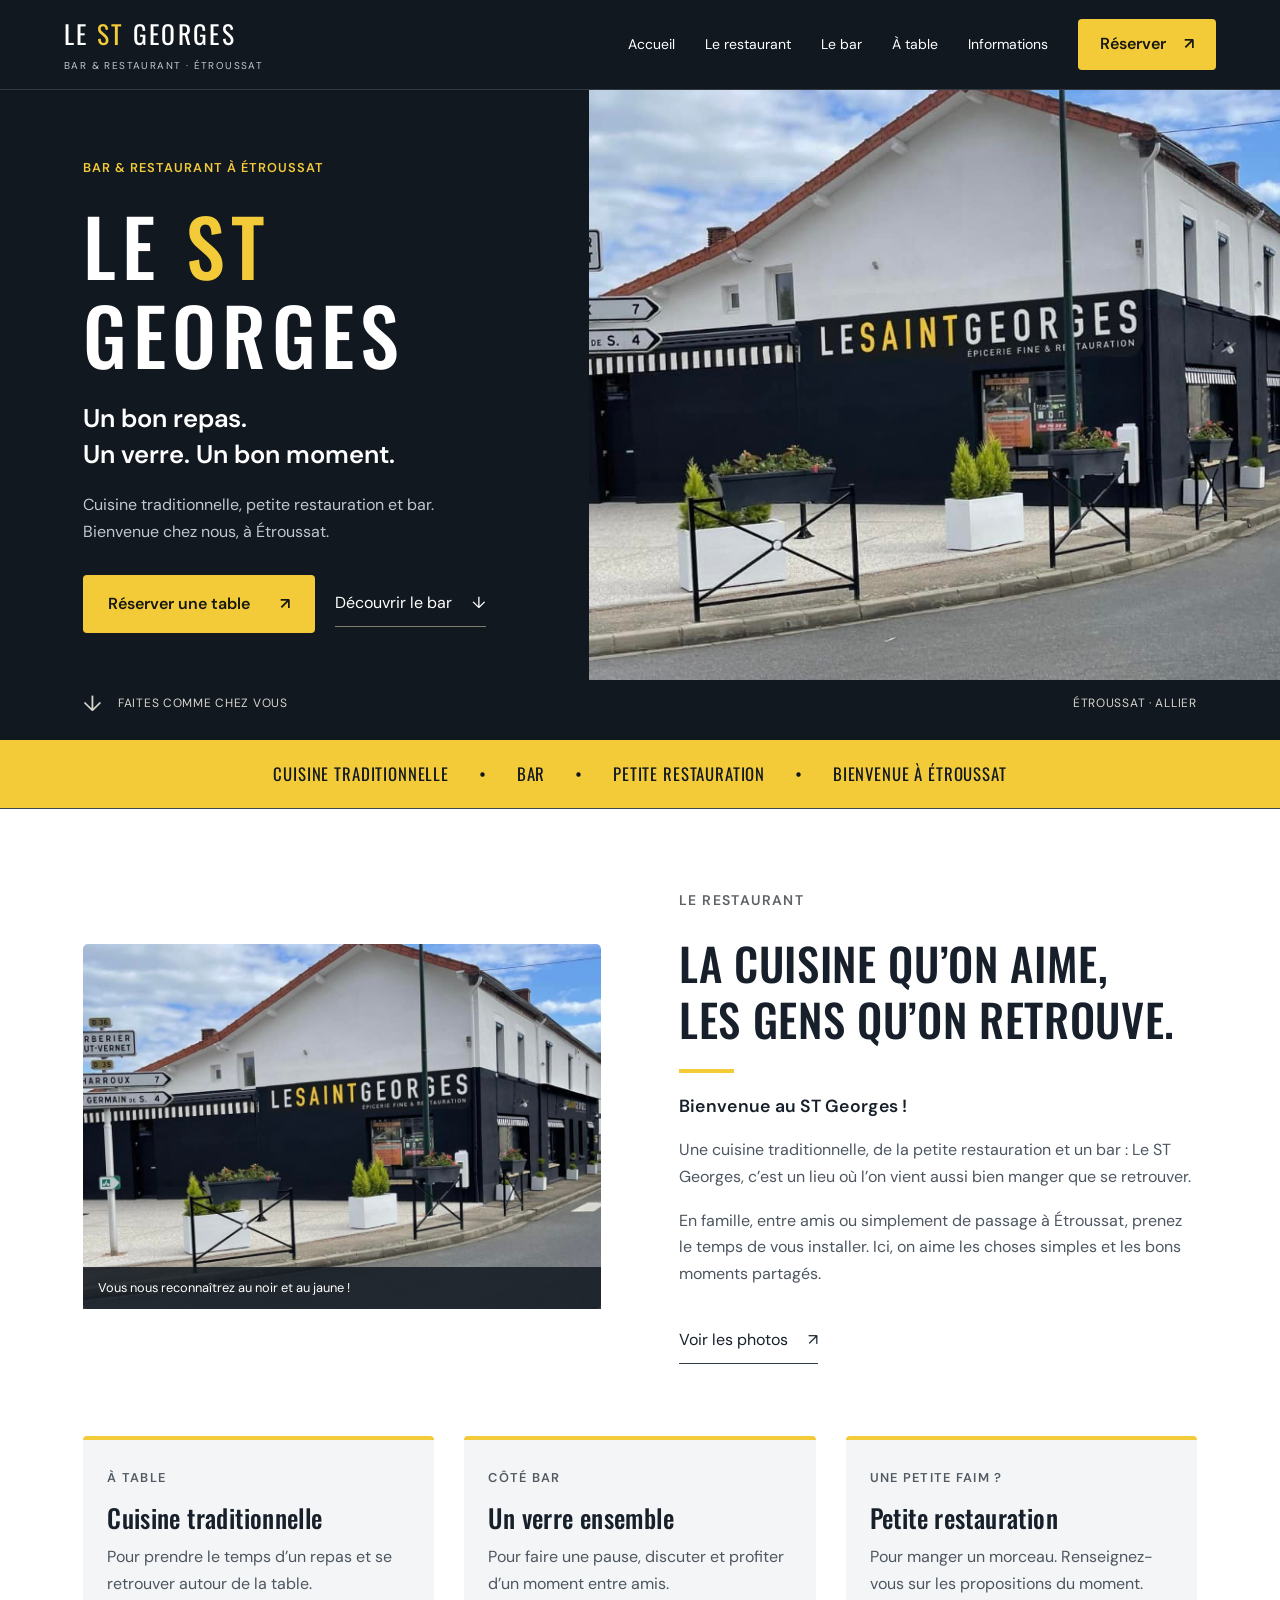
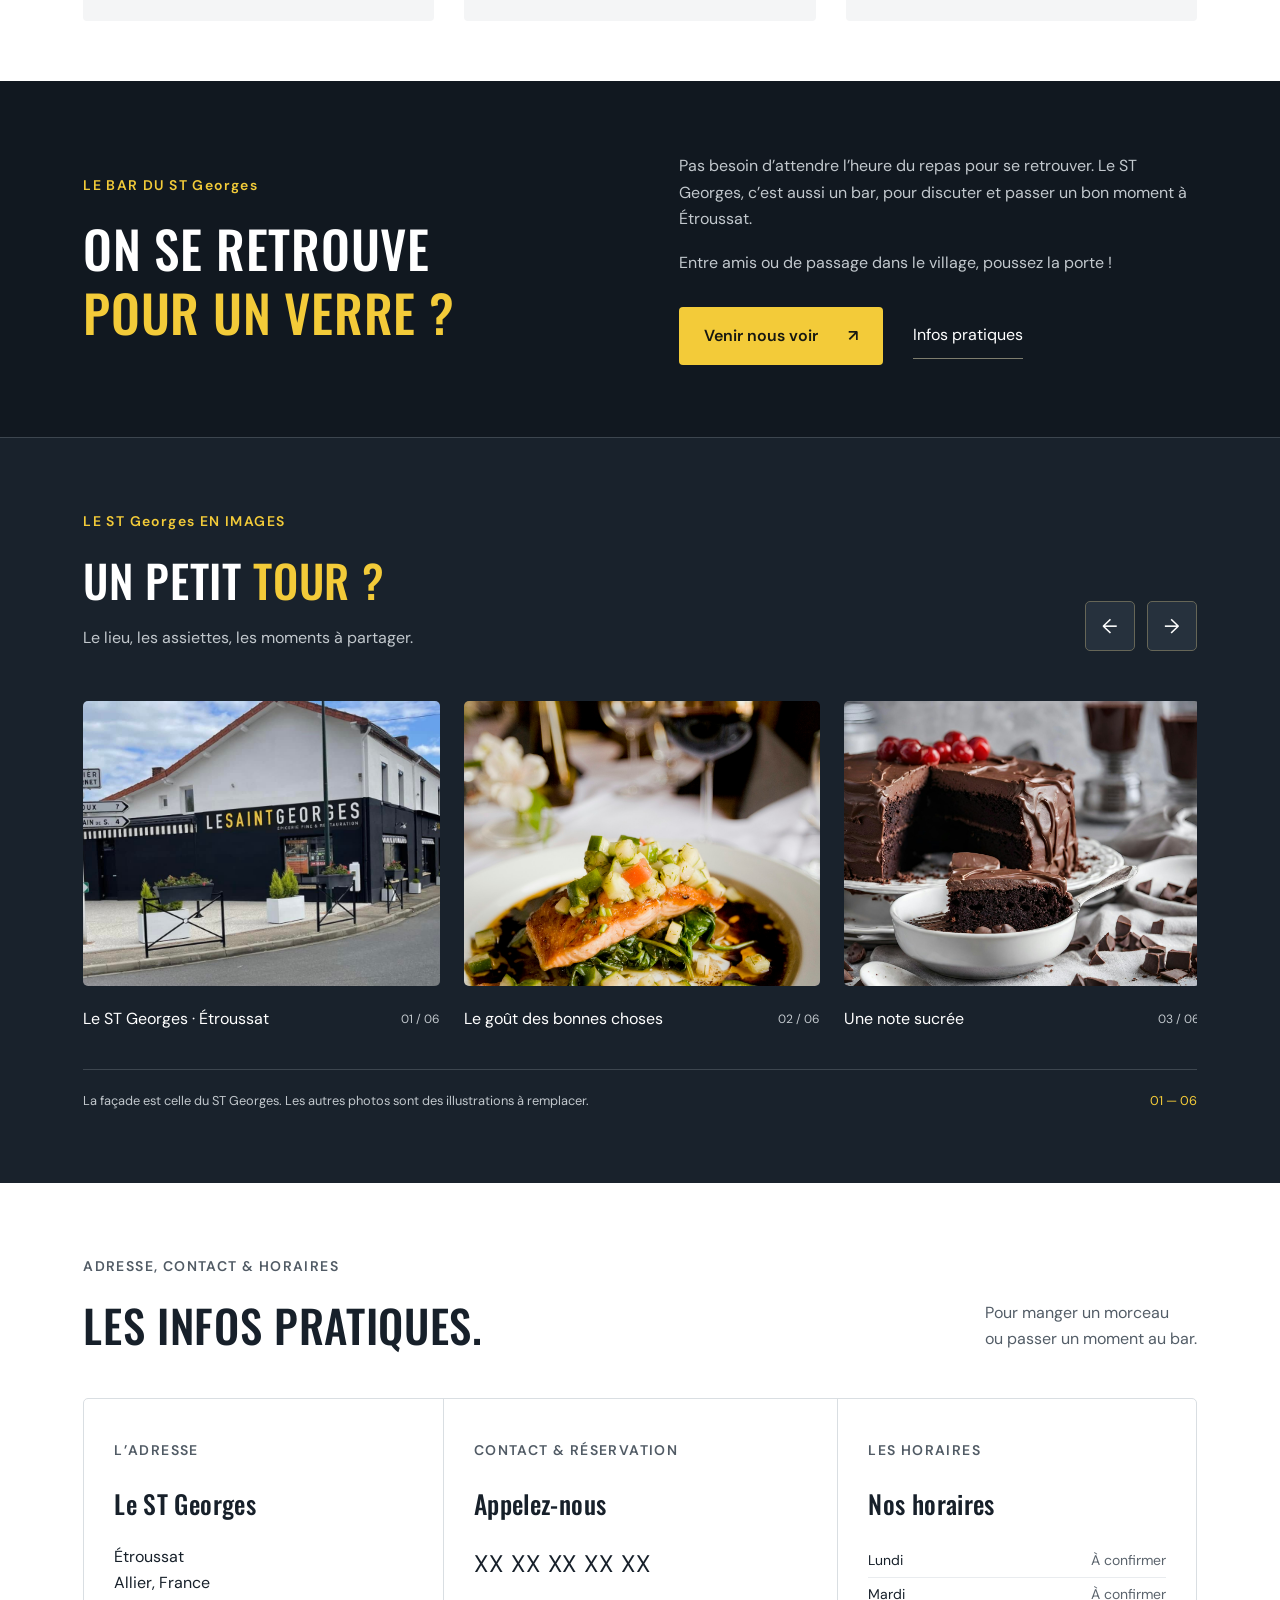
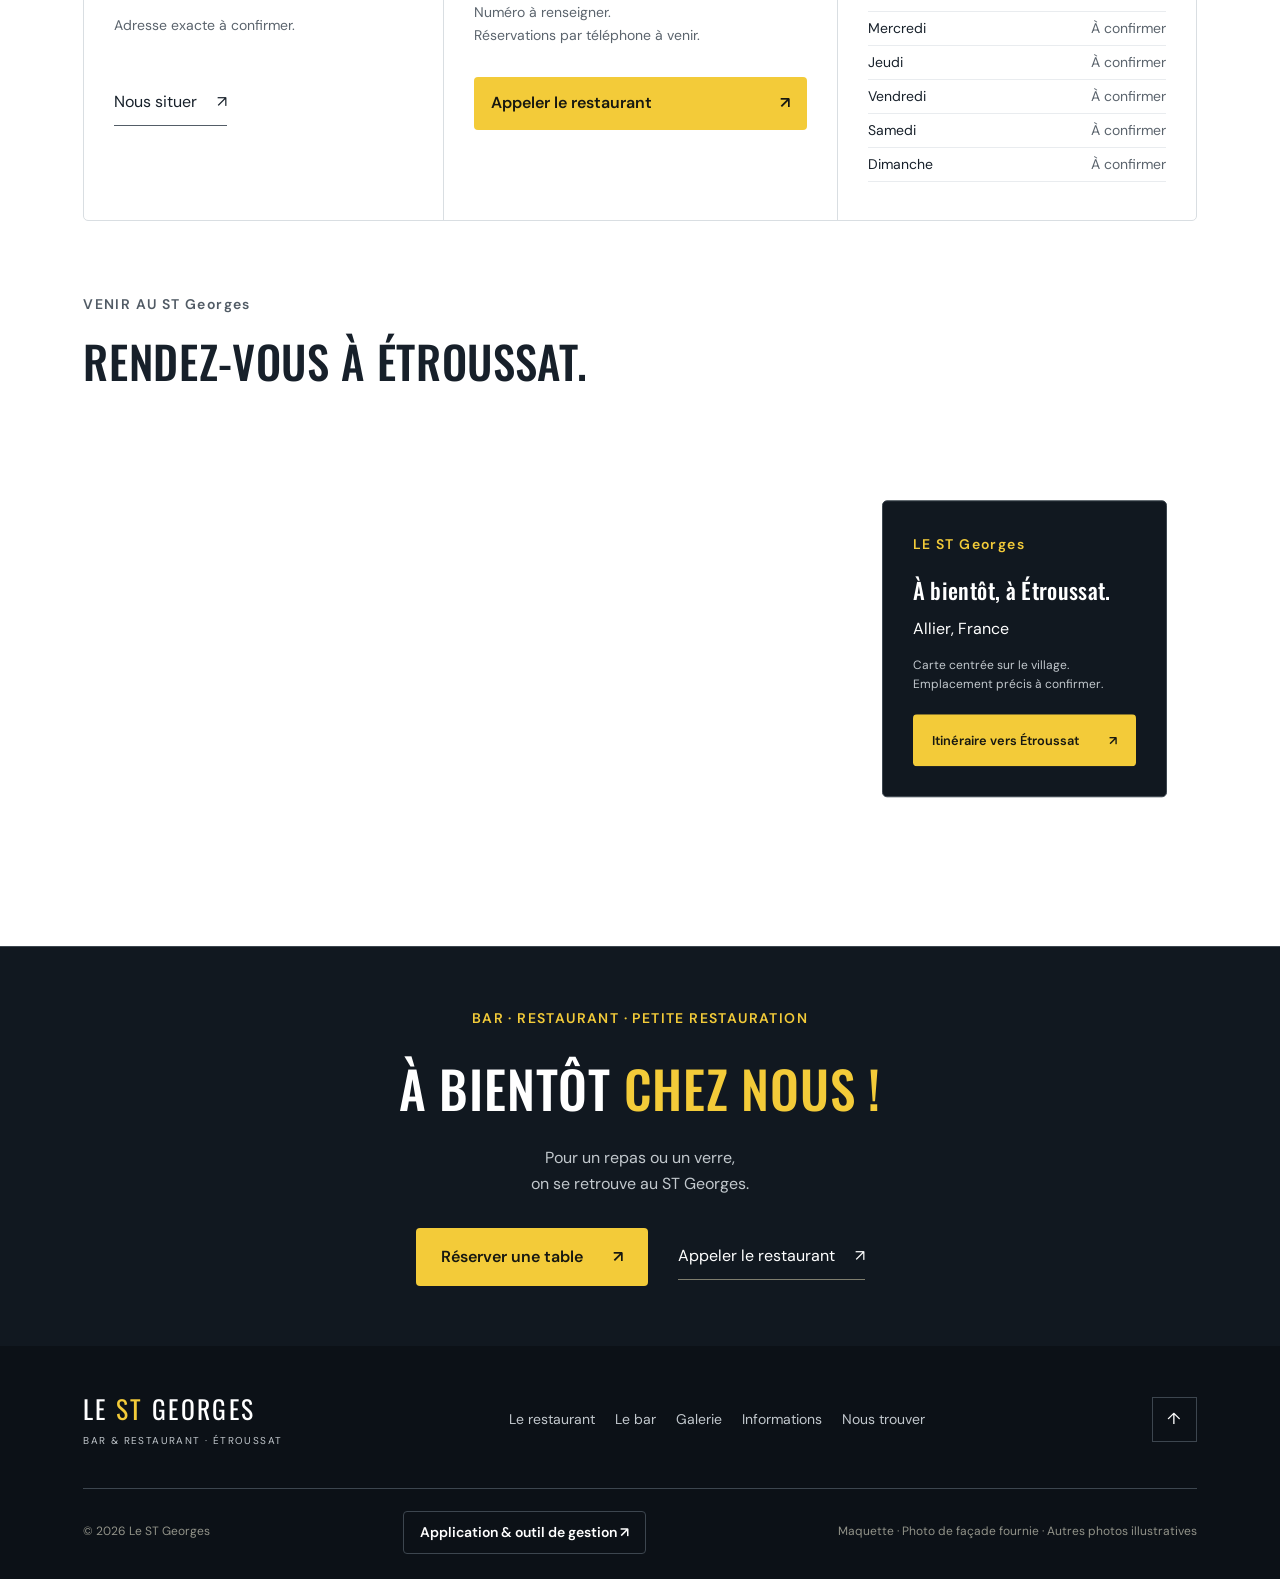
<file: index.html>
<!doctype html>
<html lang="fr"><head><meta charset="UTF-8"><meta name="viewport" content="width=device-width,initial-scale=1"><meta name="theme-color" content="#131411"><title>Le ST Georges — Bar & restaurant à Étroussat</title><meta name="description" content="Le ST Georges à Étroussat : bar, cuisine traditionnelle et petite restauration. Découvrez le lieu et préparez votre visite."><link rel="icon" type="image/svg+xml" href="data:image/svg+xml,%3Csvg xmlns='http://www.w3.org/2000/svg' viewBox='0 0 64 64'%3E%3Crect width='64' height='64' rx='12' fill='%23131411'/%3E%3Ctext x='32' y='44' font-size='38' text-anchor='middle' fill='%23dfb740' font-family='Georgia'%3ES%3C/text%3E%3C/svg%3E"><link rel="stylesheet" href="style.css"><script src="script.js" defer></script></head>
<body><a class="skip" href="#restaurant">Aller au contenu</a>
<header id="header"><a class="brand" href="#accueil" aria-label="Le ST Georges, accueil"><span class="wordmark">LE <strong>ST</strong> GEORGES<small>BAR & RESTAURANT · ÉTROUSSAT</small></span></a><button class="menu-toggle" aria-expanded="false" aria-controls="navigation" aria-label="Ouvrir le menu"><span></span><span></span></button><nav id="navigation" aria-label="Navigation principale"><a href="#accueil">Accueil</a><a href="#restaurant">Le restaurant</a><a href="#bar">Le bar</a><a href="#galerie">À table</a><a href="#informations">Informations</a><a class="nav-cta" href="#contact">Réserver <span>↗</span></a></nav></header>
<main><section id="accueil" class="hero"><img class="hero-image" src="assets/facade.png" alt="La devanture noire et jaune du ST Georges à Étroussat" fetchpriority="high"><div class="hero-shade"></div><div class="hero-content"><p class="eyebrow"><span></span>BAR & RESTAURANT À ÉTROUSSAT</p><h1>LE <em>ST</em><br>GEORGES</h1><p class="hero-tagline">Un bon repas.<br>Un verre. Un bon moment.</p><p class="hero-description">Cuisine traditionnelle, petite restauration et bar.<br>Bienvenue chez nous, à Étroussat.</p><div class="actions"><a class="button gold" href="#contact">Réserver une table <span>↗</span></a><a class="text-link" href="#bar">Découvrir le bar <span>↓</span></a></div></div><div class="hero-bottom"><a href="#restaurant" class="scroll-link"><span>↓</span> FAITES COMME CHEZ VOUS</a><span>ÉTROUSSAT · ALLIER</span></div></section>
<div class="ribbon"><a href="#restaurant">CUISINE TRADITIONNELLE</a><b>•</b><a href="#bar">BAR</a><b>•</b><a href="#petite-restauration">PETITE RESTAURATION</a><b>•</b><span>BIENVENUE À ÉTROUSSAT</span></div>
<section id="restaurant" class="intro section"><div class="intro-photo reveal"><img src="assets/facade.png" alt="Le ST Georges, à l’angle des rues du village d’Étroussat" loading="lazy"><span class="photo-note">Vous nous reconnaîtrez au noir et au jaune !</span></div><div class="intro-copy reveal"><p class="eyebrow">LE RESTAURANT</p><h2>LA CUISINE QU’ON AIME,<br>LES GENS QU’ON RETROUVE.</h2><div class="small-line"></div><h3>Bienvenue au ST Georges !</h3><p>Une cuisine traditionnelle, de la petite restauration et un bar : Le ST Georges, c’est un lieu où l’on vient aussi bien manger que se retrouver.</p><p>En famille, entre amis ou simplement de passage à Étroussat, prenez le temps de vous installer. Ici, on aime les choses simples et les bons moments partagés.</p><a class="text-link" href="#galerie">Voir les photos <span>↗</span></a></div></section>
<section class="values section" aria-label="Bar et restauration"><article class="reveal"><span class="value-number">À TABLE</span><h3>Cuisine traditionnelle</h3><p>Pour prendre le temps d’un repas et se retrouver autour de la table.</p></article><article class="reveal"><span class="value-number">CÔTÉ BAR</span><h3>Un verre ensemble</h3><p>Pour faire une pause, discuter et profiter d’un moment entre amis.</p></article><article id="petite-restauration" class="reveal"><span class="value-number">UNE PETITE FAIM ?</span><h3>Petite restauration</h3><p>Pour manger un morceau. Renseignez-vous sur les propositions du moment.</p></article></section>
<section id="bar" class="bar-section section"><div class="bar-title reveal"><p class="eyebrow">LE BAR DU ST Georges</p><h2>ON SE RETROUVE<br><em>POUR UN VERRE ?</em></h2></div><div class="bar-copy reveal"><p>Pas besoin d’attendre l’heure du repas pour se retrouver. Le ST Georges, c’est aussi un bar, pour discuter et passer un bon moment à Étroussat.</p><p>Entre amis ou de passage dans le village, poussez la porte !</p><div class="actions"><a class="button gold" href="#carte">Venir nous voir <span>↗</span></a><a class="text-link" href="#informations">Infos pratiques</a></div></div></section>
<section id="galerie" class="gallery-section section"><div class="section-heading reveal"><div><p class="eyebrow">LE ST Georges EN IMAGES</p><h2>UN PETIT <em>TOUR ?</em></h2><p>Le lieu, les assiettes, les moments à partager.</p></div><div class="gallery-controls"><button id="previous" aria-label="Photo précédente">←</button><button id="next" aria-label="Photo suivante">→</button></div></div><div class="gallery" tabindex="0" aria-label="Galerie du restaurant et photos d’illustration. Faites défiler pour voir les photos."><figure><img src="assets/facade.png" alt="La façade du ST Georges à Étroussat" loading="lazy"><figcaption><span>Le ST Georges · Étroussat</span><small>01 / 06</small></figcaption></figure><figure><img src="assets/food.jpg" alt="Cuisine de restaurant, photographie d’illustration" loading="lazy"><figcaption><span>Le goût des bonnes choses</span><small>02 / 06</small></figcaption></figure><figure><img src="assets/dessert.jpg" alt="Dessert gourmand, photographie d’illustration" loading="lazy"><figcaption><span>Une note sucrée</span><small>03 / 06</small></figcaption></figure><figure><img src="assets/interior.jpg" alt="Salle chaleureuse, photographie d’illustration" loading="lazy"><figcaption><span>L’esprit du lieu</span><small>04 / 06</small></figcaption></figure><figure><img src="assets/table.jpg" alt="Table de restaurant, photographie d’illustration" loading="lazy"><figcaption><span>Se retrouver</span><small>05 / 06</small></figcaption></figure><figure><img src="assets/wine.jpg" alt="Un repas partagé, photographie d’illustration" loading="lazy"><figcaption><span>Les moments partagés</span><small>06 / 06</small></figcaption></figure></div><div class="gallery-foot"><p>La façade est celle du ST Georges. Les autres photos sont des illustrations à remplacer.</p><span id="gallery-position" aria-live="polite">01 — 06</span></div></section>

<section id="informations" class="practical section"><div class="section-heading reveal"><div><p class="eyebrow">ADRESSE, CONTACT & HORAIRES</p><h2>LES INFOS <em>PRATIQUES.</em></h2></div><p>Pour manger un morceau<br>ou passer un moment au bar.</p></div><div class="info-grid"><article class="info-card reveal"><span class="eyebrow">L’ADRESSE</span><h3>Le ST Georges</h3><p>Étroussat<br>Allier, France</p><p class="muted">Adresse exacte à confirmer.</p><a class="text-link" href="#carte">Nous situer <span>↗</span></a></article><article id="contact" class="info-card reveal"><span class="eyebrow">CONTACT & RÉSERVATION</span><h3>Appelez-nous</h3><p class="phone">XX XX XX XX XX</p><p class="muted">Numéro à renseigner.<br>Réservations par téléphone à venir.</p><button class="button gold contact-button" type="button">Appeler le restaurant <span>↗</span></button><p id="contact-status" class="contact-status" role="status"></p></article><article class="info-card hours reveal"><span class="eyebrow">LES HORAIRES</span><h3>Nos horaires</h3><dl><div><dt>Lundi</dt><dd>À confirmer</dd></div><div><dt>Mardi</dt><dd>À confirmer</dd></div><div><dt>Mercredi</dt><dd>À confirmer</dd></div><div><dt>Jeudi</dt><dd>À confirmer</dd></div><div><dt>Vendredi</dt><dd>À confirmer</dd></div><div><dt>Samedi</dt><dd>À confirmer</dd></div><div><dt>Dimanche</dt><dd>À confirmer</dd></div></dl></article></div></section>
<section id="carte" class="map-section section"><div class="map-heading"><p class="eyebrow">VENIR AU ST Georges</p><h2>RENDEZ-VOUS À <em>ÉTROUSSAT.</em></h2></div><div class="map-wrap"><iframe title="Carte d’Étroussat dans l’Allier — emplacement du village" src="https://maps.google.com/maps?q=%C3%89troussat%2C%20Allier%2C%20France&z=13&output=embed" loading="lazy" referrerpolicy="no-referrer-when-downgrade" allowfullscreen></iframe><div class="map-card"><span class="eyebrow">LE ST Georges</span><h3>À bientôt, à Étroussat.</h3><p>Allier, France</p><small>Carte centrée sur le village.<br>Emplacement précis à confirmer.</small><a class="button gold" href="https://www.google.com/maps/dir/?api=1&destination=%C3%89troussat%2C%20Allier%2C%20France" target="_blank" rel="noopener noreferrer">Itinéraire vers Étroussat <span>↗</span></a></div></div></section>
<section class="final-cta section reveal"><p class="eyebrow">BAR · RESTAURANT · PETITE RESTAURATION</p><h2>À BIENTÔT <em>CHEZ NOUS !</em></h2><p>Pour un repas ou un verre,<br>on se retrouve au ST Georges.</p><div class="actions"><a class="button gold" href="#contact">Réserver une table <span>↗</span></a><a class="text-link" href="#contact">Appeler le restaurant <span>↗</span></a></div></section></main>
<footer class="section"><div class="footer-top"><a class="brand" href="#accueil"><span class="wordmark">LE <strong>ST</strong> GEORGES<small>BAR & RESTAURANT · ÉTROUSSAT</small></span></a><nav aria-label="Navigation de pied de page"><a href="#restaurant">Le restaurant</a><a href="#bar">Le bar</a><a href="#galerie">Galerie</a><a href="#informations">Informations</a><a href="#carte">Nous trouver</a></nav><a class="back-top" href="#accueil" aria-label="Revenir en haut">↑</a></div><div class="footer-bottom"><span>© <span id="year">2026</span> Le ST Georges</span><a class="footer-app" href="application.html">Application & outil de gestion ↗</a><span>Maquette · Photo de façade fournie · Autres photos illustratives</span></div></footer><div class="mobile-actions"><a href="#contact">Appeler ↗</a><a href="https://www.google.com/maps/dir/?api=1&destination=%C3%89troussat%2C%20Allier%2C%20France" target="_blank" rel="noopener noreferrer">Itinéraire ↗</a></div></body></html>
</file>
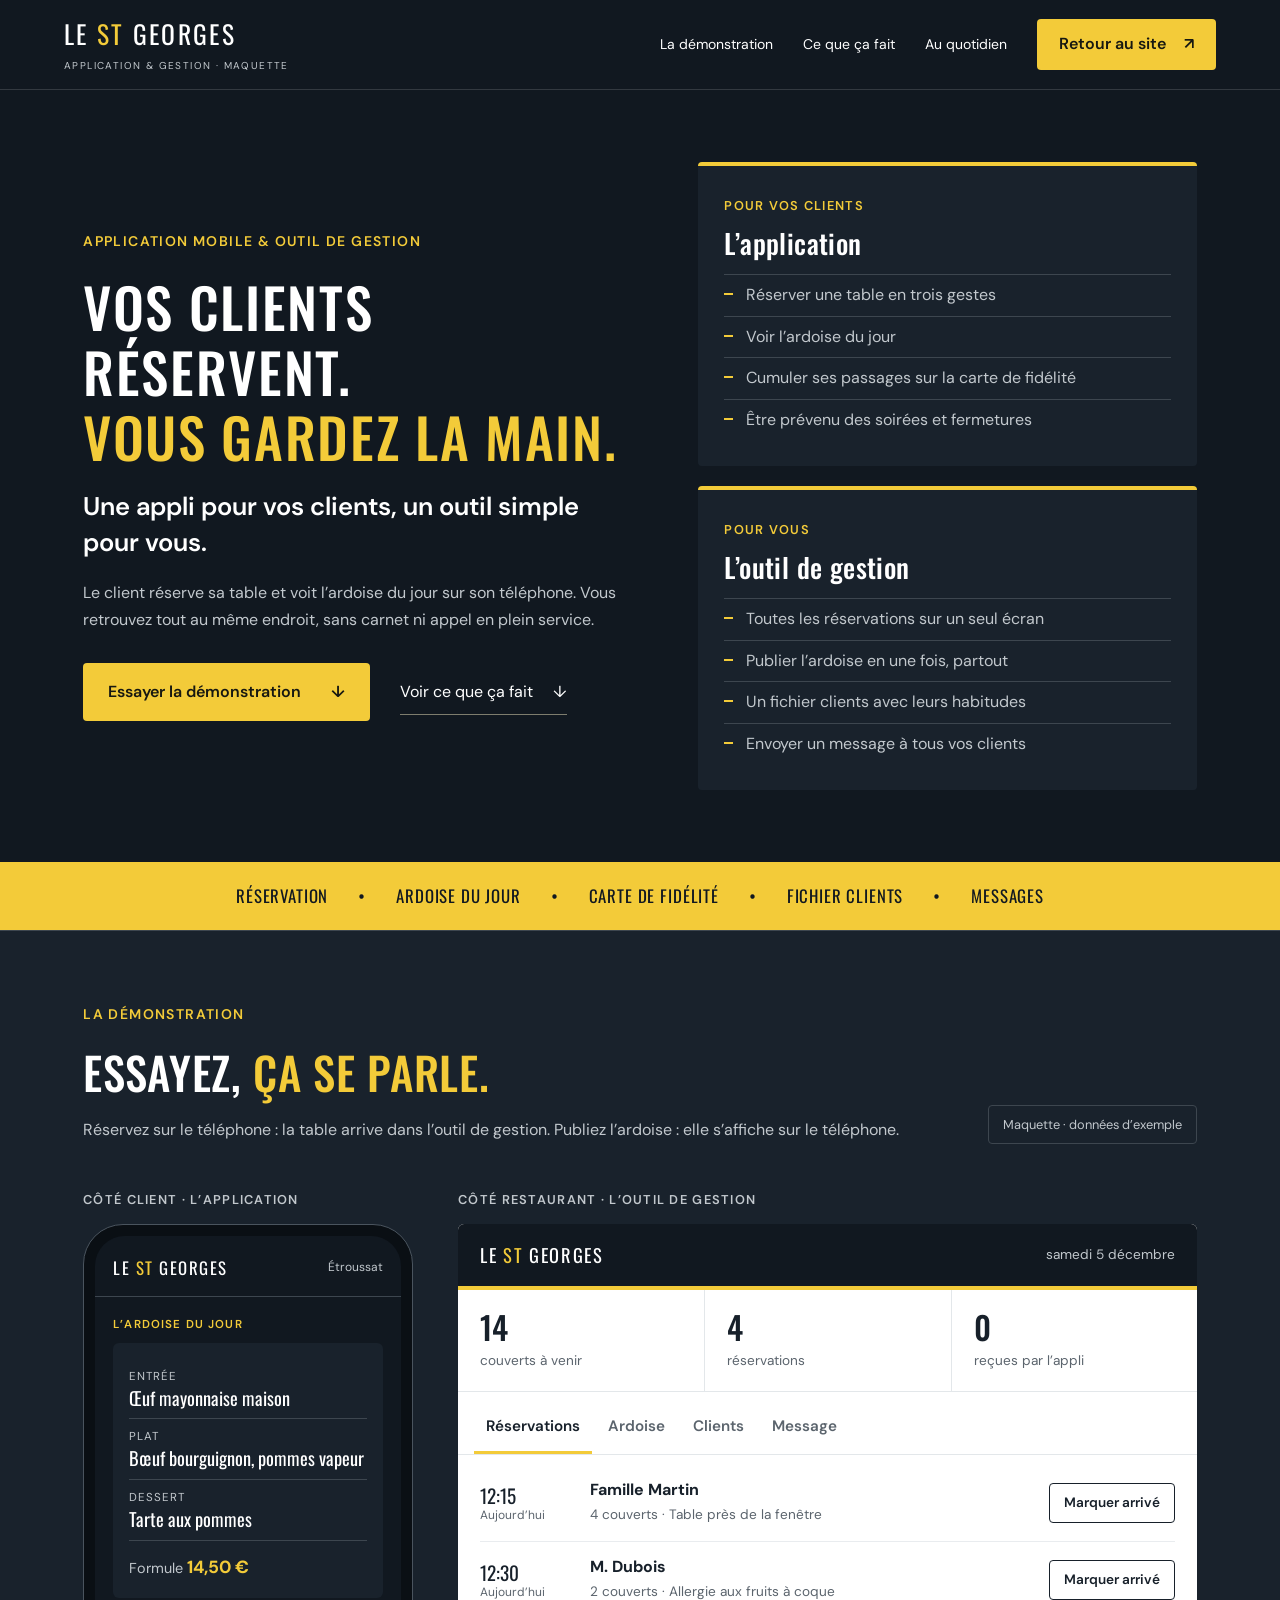
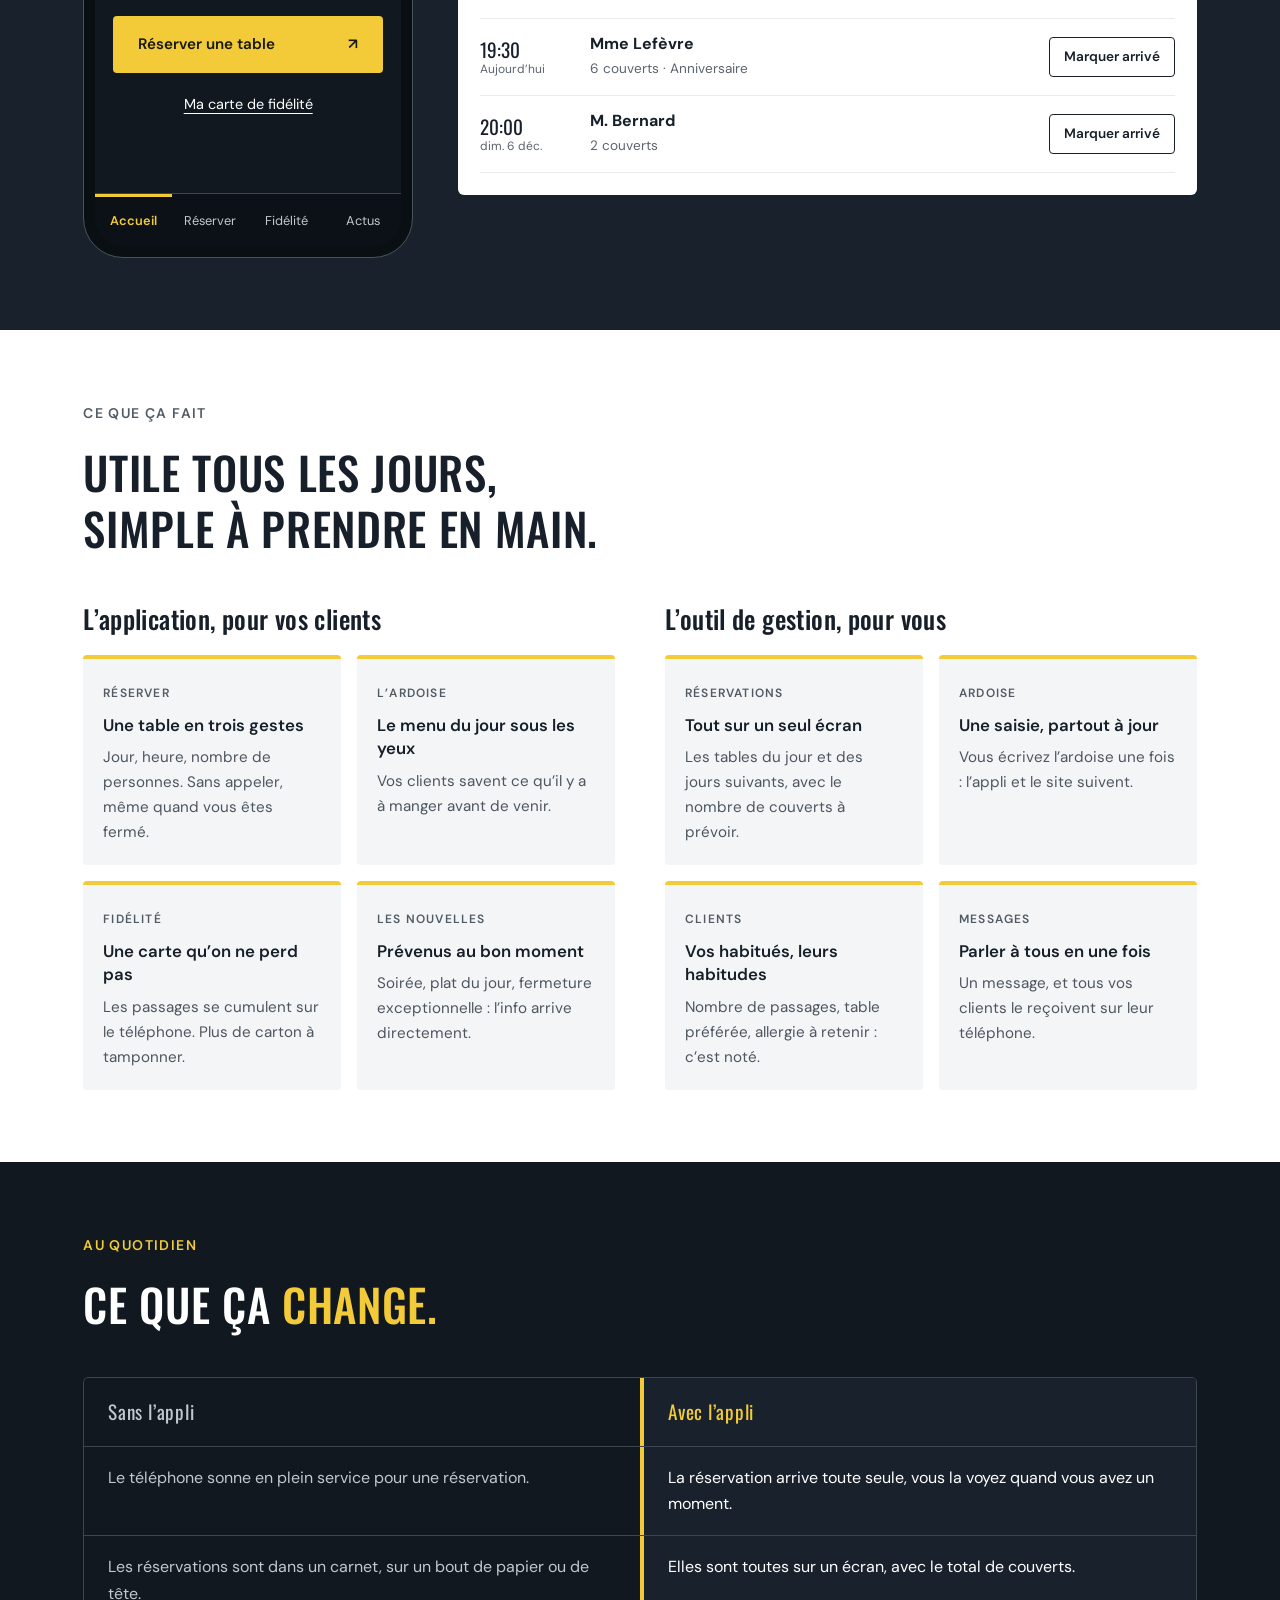
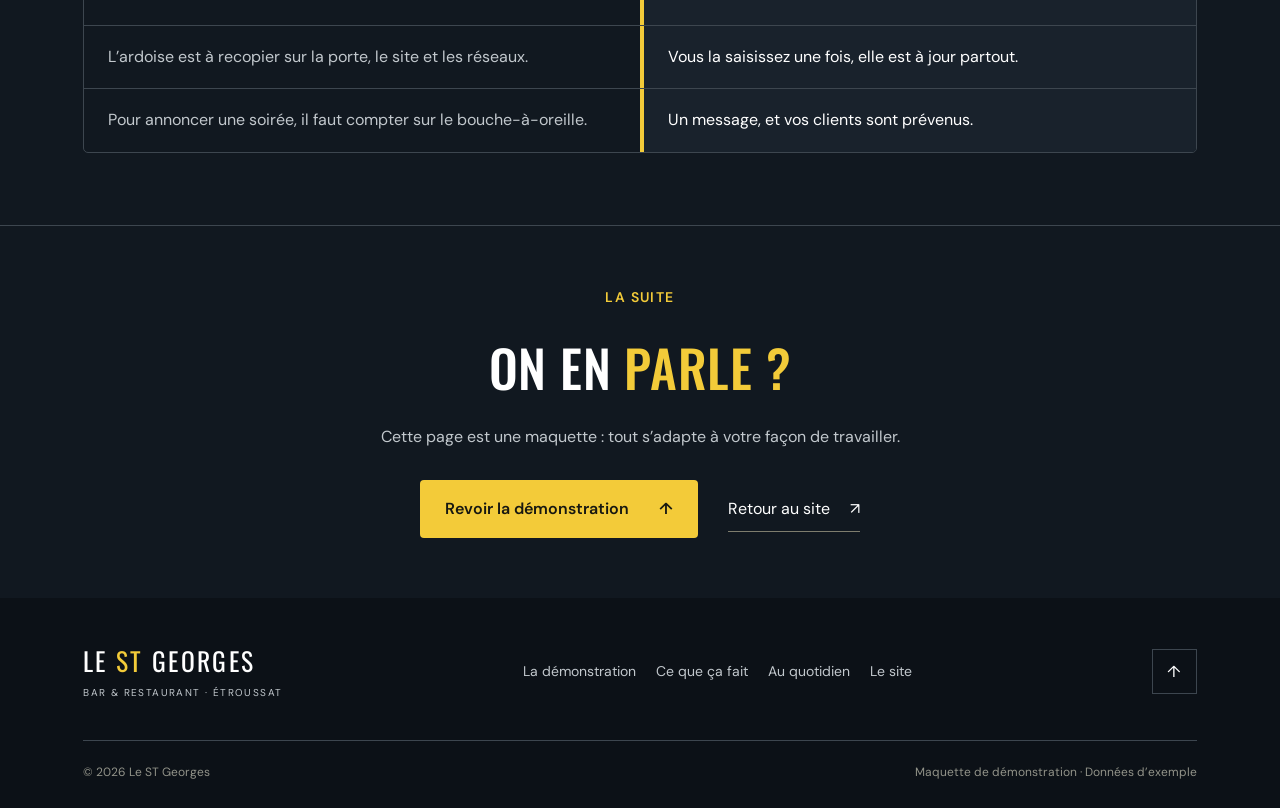
<file: application.html>
<!doctype html>
<html lang="fr"><head><meta charset="UTF-8"><meta name="viewport" content="width=device-width,initial-scale=1"><meta name="theme-color" content="#111820"><meta name="robots" content="noindex, nofollow"><title>Application & outil de gestion — Le ST Georges</title><meta name="description" content="Maquette de démonstration : l’application mobile et l’outil de gestion du ST Georges à Étroussat."><link rel="icon" type="image/svg+xml" href="data:image/svg+xml,%3Csvg xmlns='http://www.w3.org/2000/svg' viewBox='0 0 64 64'%3E%3Crect width='64' height='64' rx='12' fill='%23131411'/%3E%3Ctext x='32' y='44' font-size='38' text-anchor='middle' fill='%23dfb740' font-family='Georgia'%3ES%3C/text%3E%3C/svg%3E"><link rel="stylesheet" href="style.css"><link rel="stylesheet" href="app.css"><script src="app.js" defer></script></head>
<body class="app-page"><a class="skip" href="#demo">Aller à la démonstration</a>
<header id="header"><a class="brand" href="index.html" aria-label="Le ST Georges, retour au site"><span class="wordmark">LE <strong>ST</strong> GEORGES<small>APPLICATION & GESTION · MAQUETTE</small></span></a><button class="menu-toggle" aria-expanded="false" aria-controls="navigation" aria-label="Ouvrir le menu"><span></span><span></span></button><nav id="navigation" aria-label="Navigation principale"><a href="#demo">La démonstration</a><a href="#fonctions">Ce que ça fait</a><a href="#quotidien">Au quotidien</a><a class="nav-cta" href="index.html">Retour au site <span>↗</span></a></nav></header>

<main>
<section id="presentation" class="app-hero section">
  <div class="app-hero-copy">
    <p class="eyebrow">APPLICATION MOBILE & OUTIL DE GESTION</p>
    <h1>VOS CLIENTS RÉSERVENT.<br><em>VOUS GARDEZ LA MAIN.</em></h1>
    <p class="hero-tagline">Une appli pour vos clients, un outil simple pour vous.</p>
    <p class="hero-description">Le client réserve sa table et voit l’ardoise du jour sur son téléphone. Vous retrouvez tout au même endroit, sans carnet ni appel en plein service.</p>
    <div class="actions"><a class="button gold" href="#demo">Essayer la démonstration <span>↓</span></a><a class="text-link" href="#fonctions">Voir ce que ça fait <span>↓</span></a></div>
  </div>
  <div class="offer-cards">
    <article class="offer-card">
      <span class="offer-tag">POUR VOS CLIENTS</span>
      <h2>L’application</h2>
      <ul><li>Réserver une table en trois gestes</li><li>Voir l’ardoise du jour</li><li>Cumuler ses passages sur la carte de fidélité</li><li>Être prévenu des soirées et fermetures</li></ul>
    </article>
    <article class="offer-card">
      <span class="offer-tag">POUR VOUS</span>
      <h2>L’outil de gestion</h2>
      <ul><li>Toutes les réservations sur un seul écran</li><li>Publier l’ardoise en une fois, partout</li><li>Un fichier clients avec leurs habitudes</li><li>Envoyer un message à tous vos clients</li></ul>
    </article>
  </div>
</section>

<div class="ribbon"><span>RÉSERVATION</span><b>•</b><span>ARDOISE DU JOUR</span><b>•</b><span>CARTE DE FIDÉLITÉ</span><b>•</b><span>FICHIER CLIENTS</span><b>•</b><span>MESSAGES</span></div>

<section id="demo" class="demo-section section">
  <div class="section-heading"><div><p class="eyebrow">LA DÉMONSTRATION</p><h2>ESSAYEZ, <em>ÇA SE PARLE.</em></h2><p>Réservez sur le téléphone : la table arrive dans l’outil de gestion. Publiez l’ardoise : elle s’affiche sur le téléphone.</p></div><span class="demo-badge">Maquette · données d’exemple</span></div>

  <div class="demo-grid">
    <div class="phone-column">
      <p class="demo-label">CÔTÉ CLIENT · L’APPLICATION</p>
      <div class="phone" aria-label="Aperçu de l’application mobile">
        <div class="phone-screen">
          <div class="phone-top"><span class="wordmark">LE <strong>ST</strong> GEORGES</span><span class="phone-place">Étroussat</span></div>
          <div id="phone-notif" class="phone-notif" role="status" aria-live="polite"></div>
          <div class="phone-body">

            <div class="screen" data-screen="home">
              <p class="phone-eyebrow">L’ARDOISE DU JOUR</p>
              <div class="slate-card">
                <dl>
                  <div><dt>Entrée</dt><dd id="slate-starter"></dd></div>
                  <div><dt>Plat</dt><dd id="slate-main"></dd></div>
                  <div><dt>Dessert</dt><dd id="slate-dessert"></dd></div>
                </dl>
                <p class="slate-price">Formule <strong id="slate-price"></strong></p>
              </div>
              <div id="next-booking" class="next-booking" hidden>
                <p class="phone-eyebrow">VOTRE PROCHAINE TABLE</p>
                <p id="next-booking-text"></p>
              </div>
              <button class="button gold phone-button" type="button" data-go="book">Réserver une table <span>↗</span></button>
              <button class="phone-link" type="button" data-go="loyalty">Ma carte de fidélité</button>
            </div>

            <div class="screen" data-screen="book" hidden>
              <form id="booking-form">
                <p class="phone-eyebrow">QUEL JOUR ?</p>
                <div id="day-chips" class="chips" role="group" aria-label="Jour de la réservation"></div>
                <p class="phone-eyebrow">À QUELLE HEURE ?</p>
                <div id="time-chips" class="chips" role="group" aria-label="Heure de la réservation"></div>
                <p class="phone-eyebrow">COMBIEN DE PERSONNES ?</p>
                <div class="stepper"><button type="button" id="covers-minus" aria-label="Une personne de moins">−</button><output id="covers-value" aria-live="polite">2</output><button type="button" id="covers-plus" aria-label="Une personne de plus">+</button></div>
                <label class="phone-eyebrow" for="booking-name">À QUEL NOM ?</label>
                <input id="booking-name" type="text" autocomplete="off" maxlength="30" placeholder="Votre nom">
                <button class="button gold phone-button" type="submit">Confirmer la réservation <span>↗</span></button>
              </form>
              <div id="booking-done" class="booking-done" hidden>
                <p class="done-mark" aria-hidden="true">✓</p>
                <h3>Table réservée</h3>
                <p id="booking-summary"></p>
                <p class="phone-muted">Le restaurant a reçu votre demande.</p>
                <a class="phone-link" href="#gestion">Voir côté restaurant ↓</a>
                <button class="phone-link" type="button" id="booking-again">Faire une autre réservation</button>
              </div>
            </div>

            <div class="screen" data-screen="loyalty" hidden>
              <p class="phone-eyebrow">MA CARTE DE FIDÉLITÉ</p>
              <div class="loyalty-card">
                <div id="stamps" class="stamps" aria-hidden="true"></div>
                <p id="loyalty-count" class="loyalty-count"></p>
                <p id="loyalty-text" class="phone-muted"></p>
              </div>
              <p class="phone-muted">Un passage est ajouté par le restaurant à chaque repas. La récompense est à définir avec vous.</p>
            </div>

            <div class="screen" data-screen="news" hidden>
              <p class="phone-eyebrow">LES NOUVELLES DU ST GEORGES</p>
              <ul id="news-list" class="news-list"></ul>
            </div>

          </div>
          <div class="phone-tabs" role="tablist" aria-label="Écrans de l’application">
            <button type="button" role="tab" data-tab="home" aria-selected="true">Accueil</button>
            <button type="button" role="tab" data-tab="book" aria-selected="false">Réserver</button>
            <button type="button" role="tab" data-tab="loyalty" aria-selected="false">Fidélité</button>
            <button type="button" role="tab" data-tab="news" aria-selected="false">Actus</button>
          </div>
        </div>
      </div>
    </div>

    <div id="gestion" class="crm-column">
      <p class="demo-label">CÔTÉ RESTAURANT · L’OUTIL DE GESTION</p>
      <div class="crm">
        <div class="crm-bar"><span class="wordmark">LE <strong>ST</strong> GEORGES</span><span id="crm-date" class="crm-date"></span></div>
        <div class="crm-stats">
          <div><strong id="stat-covers">0</strong><span>couverts à venir</span></div>
          <div><strong id="stat-bookings">0</strong><span>réservations</span></div>
          <div><strong id="stat-app">0</strong><span>reçues par l’appli</span></div>
        </div>
        <div class="crm-tabs" role="tablist" aria-label="Rubriques de l’outil de gestion">
          <button type="button" role="tab" data-view="bookings" aria-selected="true">Réservations</button>
          <button type="button" role="tab" data-view="slate" aria-selected="false">Ardoise</button>
          <button type="button" role="tab" data-view="clients" aria-selected="false">Clients</button>
          <button type="button" role="tab" data-view="message" aria-selected="false">Message</button>
        </div>
        <p id="crm-status" class="crm-status" role="status" aria-live="polite"></p>

        <div class="crm-view" data-view-panel="bookings">
          <ul id="booking-list" class="crm-list"></ul>
        </div>

        <div class="crm-view" data-view-panel="slate" hidden>
          <form id="slate-form" class="crm-form">
            <label>Entrée<input name="starter" type="text" maxlength="60"></label>
            <label>Plat<input name="main" type="text" maxlength="60"></label>
            <label>Dessert<input name="dessert" type="text" maxlength="60"></label>
            <label>Prix de la formule<input name="price" type="text" maxlength="12"></label>
            <button class="button gold" type="submit">Publier l’ardoise <span>↗</span></button>
            <p class="crm-hint">Une seule saisie : l’ardoise est mise à jour sur l’appli et sur le site, et vos clients sont prévenus.</p>
          </form>
        </div>

        <div class="crm-view" data-view-panel="clients" hidden>
          <ul id="client-list" class="crm-list"></ul>
        </div>

        <div class="crm-view" data-view-panel="message" hidden>
          <form id="message-form" class="crm-form">
            <div id="message-presets" class="chips" role="group" aria-label="Messages prêts à envoyer"></div>
            <label>Votre message<textarea name="text" rows="3" maxlength="140"></textarea></label>
            <button class="button gold" type="submit">Envoyer à mes clients <span>↗</span></button>
            <p class="crm-hint">Le message arrive en notification sur le téléphone de vos clients.</p>
          </form>
        </div>
      </div>
    </div>
  </div>
</section>

<section id="fonctions" class="features section">
  <div class="section-heading reveal"><div><p class="eyebrow">CE QUE ÇA FAIT</p><h2>UTILE TOUS LES JOURS,<br>SIMPLE À PRENDRE EN MAIN.</h2></div></div>
  <div class="feature-columns">
    <div class="reveal">
      <h3>L’application, pour vos clients</h3>
      <div class="feature-grid">
        <article><span class="value-number">RÉSERVER</span><h4>Une table en trois gestes</h4><p>Jour, heure, nombre de personnes. Sans appeler, même quand vous êtes fermé.</p></article>
        <article><span class="value-number">L’ARDOISE</span><h4>Le menu du jour sous les yeux</h4><p>Vos clients savent ce qu’il y a à manger avant de venir.</p></article>
        <article><span class="value-number">FIDÉLITÉ</span><h4>Une carte qu’on ne perd pas</h4><p>Les passages se cumulent sur le téléphone. Plus de carton à tamponner.</p></article>
        <article><span class="value-number">LES NOUVELLES</span><h4>Prévenus au bon moment</h4><p>Soirée, plat du jour, fermeture exceptionnelle : l’info arrive directement.</p></article>
      </div>
    </div>
    <div class="reveal">
      <h3>L’outil de gestion, pour vous</h3>
      <div class="feature-grid">
        <article><span class="value-number">RÉSERVATIONS</span><h4>Tout sur un seul écran</h4><p>Les tables du jour et des jours suivants, avec le nombre de couverts à prévoir.</p></article>
        <article><span class="value-number">ARDOISE</span><h4>Une saisie, partout à jour</h4><p>Vous écrivez l’ardoise une fois : l’appli et le site suivent.</p></article>
        <article><span class="value-number">CLIENTS</span><h4>Vos habitués, leurs habitudes</h4><p>Nombre de passages, table préférée, allergie à retenir : c’est noté.</p></article>
        <article><span class="value-number">MESSAGES</span><h4>Parler à tous en une fois</h4><p>Un message, et tous vos clients le reçoivent sur leur téléphone.</p></article>
      </div>
    </div>
  </div>
</section>

<section id="quotidien" class="compare section">
  <div class="section-heading reveal"><div><p class="eyebrow">AU QUOTIDIEN</p><h2>CE QUE ÇA <em>CHANGE.</em></h2></div></div>
  <div class="compare-table reveal" role="table" aria-label="Comparaison sans et avec l’application">
    <div class="compare-head" role="row"><span role="columnheader">Sans l’appli</span><span role="columnheader">Avec l’appli</span></div>
    <div role="row"><p role="cell">Le téléphone sonne en plein service pour une réservation.</p><p role="cell">La réservation arrive toute seule, vous la voyez quand vous avez un moment.</p></div>
    <div role="row"><p role="cell">Les réservations sont dans un carnet, sur un bout de papier ou de tête.</p><p role="cell">Elles sont toutes sur un écran, avec le total de couverts.</p></div>
    <div role="row"><p role="cell">L’ardoise est à recopier sur la porte, le site et les réseaux.</p><p role="cell">Vous la saisissez une fois, elle est à jour partout.</p></div>
    <div role="row"><p role="cell">Pour annoncer une soirée, il faut compter sur le bouche-à-oreille.</p><p role="cell">Un message, et vos clients sont prévenus.</p></div>
  </div>
</section>

<section class="final-cta section reveal"><p class="eyebrow">LA SUITE</p><h2>ON EN <em>PARLE ?</em></h2><p>Cette page est une maquette : tout s’adapte à votre façon de travailler.</p><div class="actions"><a class="button gold" href="#demo">Revoir la démonstration <span>↑</span></a><a class="text-link" href="index.html">Retour au site <span>↗</span></a></div></section>
</main>

<footer class="section"><div class="footer-top"><a class="brand" href="index.html"><span class="wordmark">LE <strong>ST</strong> GEORGES<small>BAR & RESTAURANT · ÉTROUSSAT</small></span></a><nav aria-label="Navigation de pied de page"><a href="#demo">La démonstration</a><a href="#fonctions">Ce que ça fait</a><a href="#quotidien">Au quotidien</a><a href="index.html">Le site</a></nav><a class="back-top" href="#presentation" aria-label="Revenir en haut">↑</a></div><div class="footer-bottom"><span>© <span id="year">2026</span> Le ST Georges</span><span>Maquette de démonstration · Données d’exemple</span></div></footer>
</body></html>
</file>
<file: style.css>
@import url('https://fonts.googleapis.com/css2?family=DM+Sans:wght@400;500;600;700&family=Oswald:wght@400;500;600&display=swap');
:root{--bg:#131411;--surface:#1b1c18;--gold:#dfb740;--text:#f8f5eb;--muted:#b3b3a8;--line:#35362e}*{box-sizing:border-box}html{scroll-behavior:smooth;scroll-padding-top:110px}body{margin:0;background:var(--bg);color:var(--text);font:16px/1.7 'DM Sans',Arial,sans-serif}a{color:inherit;text-decoration:none}button{font:inherit;cursor:pointer}button,a{-webkit-tap-highlight-color:transparent}button:focus-visible,a:focus-visible,.gallery:focus-visible{outline:2px solid var(--gold);outline-offset:6px}img{display:block;width:100%;height:100%;object-fit:cover}h1,h2,h3,p{margin:0}h1,h2,h3{font-family:'Oswald','Arial Narrow',Arial,sans-serif;font-weight:400}h2{font-size:clamp(2.65rem,4.8vw,4.6rem);line-height:1.17;letter-spacing:-.035em}h3{font-size:1.65rem;line-height:1.35}em{font-weight:400;color:var(--gold)}.section{padding:105px max(6.5vw,24px)}.eyebrow{font-size:.75rem;letter-spacing:.2em;font-weight:600;color:var(--gold);line-height:1.7}.skip{position:fixed;left:20px;top:-100px;background:var(--gold);color:var(--bg);padding:10px;z-index:100}.skip:focus{top:10px}header{position:fixed;z-index:20;top:0;width:100%;height:100px;padding:0 5vw;display:flex;align-items:center;justify-content:space-between;border-bottom:1px solid #ffffff26;transition:background .3s,height .3s}header.scrolled{height:80px;background:#131411f5;backdrop-filter:blur(14px)}.brand{display:flex;align-items:center;gap:14px;font-size:.9rem;letter-spacing:.1em;line-height:1.4;font-weight:600}.brand small{display:block;font-size:.625rem;letter-spacing:.2em;font-weight:400;margin-top:7px;color:var(--muted)}.monogram{font-family:Georgia,serif;font-size:1.55rem;font-weight:400;border:1px solid var(--gold);color:var(--gold);width:48px;height:48px;display:grid;place-items:center;letter-spacing:-.13em;padding-right:5px;border-radius:50%}header nav{display:flex;align-items:center;gap:30px;font-size:.875rem}header nav>a:not(.nav-cta){position:relative}header nav>a:not(.nav-cta):after{content:'';position:absolute;bottom:-7px;left:0;width:0;height:1px;background:var(--gold);transition:width .25s}header nav>a:hover:after{width:100%}.nav-cta{background:var(--gold);color:#171811;padding:12px 22px;font-weight:600}.nav-cta span{margin-left:14px}.menu-toggle{display:none}.hero{min-height:800px;height:100svh;max-height:1100px;position:relative;display:flex;align-items:center;overflow:hidden}.hero-image{position:absolute;inset:0;object-position:center 58%}.hero-shade{position:absolute;inset:0;background:linear-gradient(90deg,rgba(9,12,9,.91),rgba(9,12,9,.64) 42%,rgba(9,12,9,.05) 100%),linear-gradient(0deg,#131411b8,transparent 25%,#0003)}.hero-content{position:relative;z-index:1;padding:135px 8vw 100px;max-width:950px}.hero .eyebrow{display:flex;align-items:center;gap:12px}.eyebrow>span{width:30px;height:1px;background:var(--gold)}h1{font-size:clamp(4.6rem,8.6vw,8.8rem);line-height:.98;letter-spacing:-.04em;margin:28px 0}h1 em{padding-right:.1em}.hero-tagline{font-family:'Oswald','Arial Narrow',Arial,sans-serif;font-size:clamp(1.35rem,2vw,1.9rem);line-height:1.4}.hero-description{color:#d1d0c7;margin-top:18px;line-height:1.7}.actions{display:flex;align-items:center;gap:30px;margin-top:30px}.button{border:1px solid transparent;display:inline-flex;justify-content:space-between;align-items:center;gap:30px;padding:15px 24px;font-size:.875rem;font-weight:600;min-height:52px;transition:background .2s,transform .2s}.gold{background:var(--gold);color:#171811}.gold:hover{background:#efc951;transform:translateY(-2px)}.text-link{display:inline-flex;align-items:center;gap:20px;font-size:.875rem;border-bottom:1px solid #7e7d6e;padding:9px 0;transition:color .2s}.text-link:hover{color:var(--gold)}.hero-bottom{position:absolute;bottom:30px;left:8vw;right:6.5vw;display:flex;align-items:center;justify-content:space-between;font-size:.625rem;letter-spacing:.18em;color:#d6d5cc}.scroll-link{display:flex;gap:15px;align-items:center}.scroll-link span{font-size:22px;animation:down 2s infinite}@keyframes down{50%{transform:translateY(5px)}}.ribbon{padding:23px 5vw;display:flex;align-items:center;justify-content:space-between;gap:25px;background:#1d1e18;border-bottom:1px solid var(--line);color:#d5d4c8;font-size:.6875rem;letter-spacing:.16em}.ribbon b{color:var(--gold);font-size:1.2rem;font-weight:400}.intro{display:grid;grid-template-columns:1fr 1fr;gap:10%;align-items:center;padding-top:130px}.intro-photo{height:540px;position:relative;border-radius:3px}.intro-photo img{border-radius:3px;filter:brightness(.8)}.photo-note{position:absolute;left:15px;bottom:15px;font-size:.75rem;color:#fff;text-shadow:0 1px 6px #000}.photo-badge{position:absolute;right:-35px;bottom:50px;border:1px solid var(--gold);outline:8px solid var(--bg);border-radius:50%;width:140px;height:140px;display:flex;flex-direction:column;align-items:center;justify-content:center;line-height:1.4;background:var(--bg);font:1.3rem/1.45 'Oswald','Arial Narrow',Arial,sans-serif;transform:rotate(-8deg)}.intro-copy .eyebrow{margin-bottom:23px}.small-line{height:1px;width:55px;background:var(--gold);margin:30px 0}.intro-copy h3{font-size:1.2rem}.intro-copy>p:not(.eyebrow){color:var(--muted);margin:18px 0}.intro-copy .text-link{margin-top:13px}.values{padding-top:0;padding-bottom:95px;display:grid;grid-template-columns:repeat(3,1fr);gap:50px}.values article{border-top:1px solid var(--line);padding:30px 0 0;transition:border-color .2s}.values article:hover{border-color:var(--gold)}.value-number{color:var(--gold);font-size:.75rem;letter-spacing:.1em}.values h3{margin:15px 0 12px}.values p{color:var(--muted);max-width:330px}.gallery-section{background:var(--surface);overflow:hidden}.section-heading{display:flex;justify-content:space-between;align-items:flex-end;gap:35px;margin-bottom:45px}.section-heading h2{margin-top:18px}.section-heading p:not(.eyebrow){color:var(--muted);margin-top:17px}.gallery-controls{display:flex;gap:12px}.gallery-controls button{width:50px;height:50px;border:1px solid #666657;border-radius:50%;color:var(--text);background:transparent;font-size:1.25rem;transition:background .2s}.gallery-controls button:hover{background:var(--gold);color:var(--bg)}.gallery{display:flex;gap:24px;overflow-x:auto;scroll-snap-type:x mandatory;scrollbar-width:none;padding:5px 0 12px}.gallery::-webkit-scrollbar{display:none}.gallery figure{margin:0;flex:0 0 35%;min-width:270px;scroll-snap-align:start}.gallery img{height:350px;border-radius:3px;transition:filter .3s;filter:brightness(.85)}.gallery figure:hover img{filter:brightness(1)}.gallery figcaption{display:flex;justify-content:space-between;align-items:center;margin-top:20px;font-size:1rem}.gallery small{font-size:.75rem;color:var(--muted)}.gallery-foot{display:flex;justify-content:space-between;gap:20px;align-items:center;border-top:1px solid var(--line);margin-top:24px;padding-top:20px;font-size:.75rem;color:var(--muted)}.gallery-foot>span{white-space:nowrap;color:var(--gold)}.visual-break{height:550px;position:relative;display:grid;place-items:center;text-align:center}.visual-break>img{position:absolute;inset:0;filter:brightness(.33);object-position:center 60%}.visual-break>div{position:relative;padding:30px}.visual-break h2{margin:20px 0;font-size:clamp(3.5rem,6vw,6rem)}.visual-break>div>p:last-child{color:#e0dfd3}.info-grid{display:grid;grid-template-columns:1fr 1.1fr 1fr;border:1px solid var(--line)}.info-card{padding:38px 30px;scroll-margin-top:110px}.info-card+.info-card{border-left:1px solid var(--line)}.info-card h3{margin:23px 0}.info-card .muted{color:var(--muted);font-size:.875rem;margin:18px 0}.info-card .phone{font-size:1.5rem;color:var(--gold);letter-spacing:.04em}.info-card .text-link{margin-top:25px}.info-card .button{padding:12px 16px;gap:12px;width:100%;margin-top:12px}.hours dl{margin:0;font-size:.875rem}.hours dl>div{display:flex;justify-content:space-between;border-bottom:1px solid #ffffff0d;padding:5px 0}.hours dd{margin:0;color:var(--muted)}.contact-status:empty{display:none}.contact-status{font-size:.875rem;margin-top:15px;color:var(--gold)}.map-section{padding-top:0}.map-heading{margin-bottom:35px}.map-heading h2{margin-top:16px;font-size:clamp(2.3rem,4vw,3.5rem)}.map-wrap{position:relative;height:450px;border-radius:3px;overflow:hidden}.map-wrap iframe{border:0;width:100%;height:100%;filter:grayscale(.8)}.map-card{position:absolute;right:30px;top:50%;transform:translateY(-50%);max-width:345px;padding:30px;background:#191b17;box-shadow:0 10px 40px #0004;border:1px solid var(--line)}.map-card h3{margin:18px 0 10px;font-size:1.4rem}.map-card small{display:block;color:var(--muted);font-size:.75rem;line-height:1.6;margin:14px 0 20px}.map-card .button{font-size:.8rem;padding:12px 18px}.final-cta{border-top:1px solid var(--line);text-align:center;padding-top:85px;padding-bottom:100px}.final-cta h2{margin:25px 0}.final-cta>p:not(.eyebrow){color:var(--muted)}.final-cta .actions{justify-content:center}footer.section{padding-top:45px;padding-bottom:25px;background:#0d0e0c}.footer-top{display:flex;align-items:center;justify-content:space-between;gap:30px}.footer-top nav{display:flex;gap:25px;font-size:.875rem;color:var(--muted)}.back-top{border:1px solid var(--line);width:45px;height:45px;display:grid;place-items:center}.footer-bottom{margin-top:40px;padding-top:22px;border-top:1px solid var(--line);display:flex;justify-content:space-between;gap:25px;color:#929389;font-size:.75rem}.mobile-actions{display:none}.reveal{opacity:1}.js-motion .reveal{opacity:0;transform:translateY(20px);transition:opacity .7s,transform .7s}.js-motion .reveal.visible{opacity:1;transform:none}
@media(min-width:1500px){.section{padding-left:max(6.5vw,calc((100vw - 1450px)/2));padding-right:max(6.5vw,calc((100vw - 1450px)/2))}}
@media(max-width:1000px){header nav{gap:18px}.brand{font-size:.75rem}.hero-content{padding-left:6.5vw}.intro{gap:8%}.intro-photo{height:490px}.info-card{padding:30px 20px}.values{gap:28px}.footer-top nav{gap:15px}.gallery figure{flex-basis:45%}.ribbon{font-size:.6rem;gap:15px}.ribbon span:last-child{display:none}.ribbon b:last-of-type{display:none}}
@media(max-width:1000px){.section{padding:70px 24px}header{height:82px;padding:0 24px}header.scrolled{height:72px}.brand{font-size:.75rem}.brand small{font-size:.6rem}.monogram{width:40px;height:40px;font-size:1.3rem}.menu-toggle{display:flex;flex-direction:column;justify-content:center;gap:7px;width:44px;height:44px;background:transparent;border:1px solid #ffffff36;color:var(--text)}.menu-toggle span{height:1px;width:21px;background:currentColor;margin:0 auto}header nav{display:none;position:absolute;top:100%;left:0;right:0;background:#131411;padding:25px;box-shadow:0 15px 30px #0005}header nav.open{display:flex;align-items:stretch;flex-direction:column;gap:0}header nav a{padding:13px 15px}.hero{height:calc(100svh - 55px);min-height:735px;max-height:950px}.hero-image{object-position:65% center}.hero-shade{background:linear-gradient(90deg,#0b0e0beb,#0b0e0b80),linear-gradient(0deg,#13141166,transparent)}.hero-content{padding:115px 24px 95px;width:100%}.hero .eyebrow{font-size:.625rem;letter-spacing:.15em}h1{font-size:clamp(4.4rem,16vw,6.5rem);margin:25px 0}.hero-tagline{font-size:1.5rem}.hero-description{font-size:.9375rem}.actions{gap:20px;flex-wrap:wrap}.button{padding:14px 18px;gap:20px}.hero-bottom{left:24px;right:24px;bottom:25px}.hero-bottom>span{display:none}.ribbon{padding:20px 24px;justify-content:center}.ribbon span:nth-of-type(3),.ribbon b:nth-of-type(2){display:none}.intro{grid-template-columns:1fr;gap:60px}.intro-photo{height:400px;margin-right:18px}.photo-badge{right:-17px;width:120px;height:120px;font-size:1.2rem}.intro-copy h2{font-size:2.8rem}.values{grid-template-columns:1fr;padding-top:0;gap:30px}.values article{padding-top:20px}.values p{max-width:none}.values h3{margin:10px 0}.section-heading{align-items:flex-end;gap:20px;margin-bottom:30px}.gallery-controls{gap:8px}.gallery-controls button{width:42px;height:42px}.gallery figure{flex-basis:85%;min-width:240px}.gallery img{height:330px}.gallery{gap:16px}.gallery-foot{align-items:flex-start}.gallery-foot p{max-width:260px}.visual-break{height:440px}.visual-break .eyebrow{font-size:.65rem}.practical .section-heading{display:block}.info-grid{grid-template-columns:1fr}.info-card{padding:32px 25px}.info-card+.info-card{border-left:0;border-top:1px solid var(--line)}.info-card .button{width:auto}.map-section{padding-top:0}.map-wrap{height:auto;overflow:visible;display:flex;flex-direction:column}.map-wrap iframe{height:330px}.map-card{position:static;transform:none;max-width:none;width:100%;padding:25px}.map-card .button{width:100%}.final-cta .actions{flex-direction:column;gap:16px}.footer-top{align-items:flex-start;flex-wrap:wrap}.footer-top nav{order:3;flex-wrap:wrap;width:100%;gap:15px 25px}.footer-bottom{flex-direction:column;gap:12px;margin-top:25px}footer.section{padding-bottom:90px}.mobile-actions{display:flex;position:fixed;z-index:15;bottom:0;left:0;right:0;background:var(--bg);border-top:1px solid var(--line);padding-bottom:env(safe-area-inset-bottom)}.mobile-actions a{width:50%;text-align:center;padding:14px;font-size:.875rem;font-weight:600}.mobile-actions a:first-child{background:var(--gold);color:var(--bg)}.mobile-actions a:last-child{color:var(--gold)}}
@media(prefers-reduced-motion:reduce){html{scroll-behavior:auto}*,*:before,*:after{animation:none!important;transition:none!important}.js-motion .reveal{opacity:1;transform:none}}

/* Frontage-inspired identity: compact type, a clear yellow, everyday bar and restaurant. */
:root{--bg:#111820;--surface:#19222c;--gold:#f3cb39;--text:#fff;--muted:#c2c8cd;--line:#3d464f}
body{line-height:1.65}h1,h2,h3{font-family:'Oswald','Arial Narrow',Arial,sans-serif;font-weight:500;letter-spacing:.015em}h2{font-size:clamp(2.2rem,3.5vw,3.4rem);line-height:1.25}h3{font-size:1.6rem}em{font-style:normal;font-weight:inherit}.section{padding-top:72px;padding-bottom:72px}.eyebrow{font-size:.875rem;letter-spacing:.1em}.button,.nav-cta{border-radius:4px;font-size:1rem}.gold:hover{background:#ffdc58;transform:none}.text-link{font-size:1rem}header{background:#111820;height:90px;border-bottom:1px solid #ffffff24}header.scrolled{background:#111820;height:76px;backdrop-filter:none}.wordmark{font-family:'Oswald','Arial Narrow',Arial,sans-serif;font-size:1.6rem;font-weight:400;letter-spacing:.09em;white-space:nowrap}.wordmark strong{font-weight:400;color:var(--gold)}.brand small{font-family:'DM Sans',Arial,sans-serif;letter-spacing:.14em;font-size:.625rem}.hero{margin-top:90px;height:auto;min-height:650px;max-height:none;display:grid;grid-template-columns:46% 54%;align-items:stretch;padding-bottom:60px;background:var(--bg)}.hero-image{position:static;grid-column:2;grid-row:1;min-height:570px;object-position:center;filter:none}.hero-shade{display:none}.hero-content{grid-column:1;grid-row:1;padding:65px 35px 45px 6.5vw;max-width:none;align-self:center}.hero .eyebrow{font-size:.8rem;letter-spacing:.08em}.hero .eyebrow>span{display:none}h1{font-size:clamp(3.4rem,6.1vw,6.5rem);line-height:1.13;letter-spacing:.075em;margin:23px 0}.hero-tagline{font-family:'DM Sans',Arial,sans-serif;font-weight:600;font-size:1.6rem;line-height:1.4}.hero-description{color:var(--muted);font-size:1rem}.hero .actions{gap:20px}.hero-bottom{left:6.5vw;bottom:18px;font-size:.75rem;letter-spacing:.06em}.scroll-link span{animation:none}.ribbon{background:var(--gold);color:var(--bg);font-family:'Oswald',Arial,sans-serif;font-size:1.05rem;letter-spacing:.05em;flex-wrap:wrap;padding:18px 5vw;justify-content:center;gap:30px}.ribbon b{color:var(--bg)}.ribbon a:hover{text-decoration:underline}.intro,.values{background:#fff;color:#17202a}.intro{gap:7%;padding-top:80px}.intro-photo{height:365px;margin:0}.intro-photo img{filter:none;border-radius:5px;object-position:center}.photo-note{bottom:0;left:0;right:0;background:#111820d9;padding:10px 15px;font-size:.8rem;text-shadow:none}.intro-copy .eyebrow{color:#5d6267}.intro-copy>p:not(.eyebrow){color:#4d5660}.intro-copy h3{font-family:'DM Sans',Arial,sans-serif;font-size:1.1rem;font-weight:600}.small-line{margin:22px 0;height:4px}.intro-copy .text-link{border-color:#303b46}.intro-copy .text-link:hover{color:#303b46}.values{padding-top:0;padding-bottom:60px;gap:30px}.values article{background:#f4f5f6;padding:24px;border:0;border-top:4px solid var(--gold);border-radius:4px}.values h3{margin:10px 0}.values p{color:#4d5660}.value-number{font-size:.8rem;color:#525b64;font-weight:600}.bar-section{display:grid;grid-template-columns:1fr 1fr;gap:7%;align-items:center;border-bottom:1px solid var(--line)}.bar-title h2{margin-top:18px;font-size:clamp(2.5rem,4vw,3.8rem)}.bar-copy>p{color:var(--muted);margin:0 0 18px}.gallery-section{background:#19222c}.gallery img{height:285px;filter:none;border-radius:5px}.gallery figure{flex-basis:32%}.gallery-controls button{border-radius:5px;background:#26313d}.gallery figcaption{font-size:1rem}.gallery-foot{font-size:.8rem}.practical{background:#fff;color:#17202a}.practical .eyebrow{color:#515b65}.practical em{color:inherit}.practical .section-heading p:not(.eyebrow){color:#535d67}.info-grid{border-color:#d9dee2;border-radius:5px}.info-card+.info-card{border-color:#d9dee2}.info-card .muted,.hours dd{color:#5b646d}.info-card .phone{color:#17202a}.hours dl>div{border-color:#e9ecef}.info-card .text-link{border-color:#535d67}.contact-status{color:#5e4a00}.map-section{background:#fff;color:#17202a;padding-top:0}.map-heading .eyebrow{color:#515b65}.map-heading em{color:inherit}.map-heading h2{font-size:clamp(2.2rem,3.5vw,3.4rem)}.map-card{background:#111820;color:#fff;border-radius:5px;box-shadow:none}.map-wrap iframe{filter:none}.final-cta{padding-top:60px;padding-bottom:60px}.final-cta h2{font-size:clamp(2.6rem,4vw,4rem)}.footer-top nav{gap:20px}footer.section{background:#0c1117}.mobile-actions{background:#111820}
@media(max-width:1100px){header nav{gap:18px}.wordmark{font-size:1.35rem}.hero{grid-template-columns:48% 52%}.hero-content{padding-left:5vw;padding-right:25px}.hero .actions{gap:15px}.hero .button{padding:13px 16px}.ribbon{gap:20px}.gallery figure{flex-basis:42%}}
@media(max-width:1000px){header{height:82px}.wordmark{font-size:1.3rem;letter-spacing:.065em}.brand small{font-size:.6rem}.hero{margin-top:82px;display:flex;flex-direction:column;min-height:0;padding-bottom:0}.hero-content{padding:35px 24px 32px;align-self:stretch}.hero h1{font-size:clamp(3.5rem,12vw,5.4rem);margin:18px 0;line-height:1.1}.hero-tagline{font-size:1.35rem}.hero-tagline br{display:none}.hero-image{order:2;width:100%;height:290px;min-height:0;object-position:center}.hero-bottom{display:none}.hero-description{margin-top:14px}.hero .actions{margin-top:22px}.hero .eyebrow{font-size:.75rem}.ribbon{gap:12px 18px;font-size:.95rem;padding:17px 22px;justify-content:center}.ribbon span,.ribbon b{display:none!important}.ribbon a{font-size:.875rem}.section{padding:55px 24px}.intro{gap:30px}.intro-photo{height:270px}.intro-copy h2{font-size:2.25rem}.values{padding-top:0;gap:18px}.values article{padding:22px}.bar-section{grid-template-columns:1fr;gap:25px}.bar-title h2{font-size:2.65rem}.bar-copy .actions{margin-top:23px;gap:16px}.gallery figure{flex-basis:88%}.gallery img{height:285px}.gallery-section h2{font-size:2.2rem}.section-heading{gap:12px}.gallery-controls button{width:40px;height:40px}.info-card+.info-card{border-top-color:#d9dee2}.map-section{padding-top:0}.map-card{border-radius:0 0 5px 5px}.final-cta .actions{flex-direction:row;flex-wrap:wrap}.footer-top nav{gap:16px 22px}header nav{background:#111820}.footer-bottom{font-size:.75rem}footer.section{padding-bottom:95px}}
.footer-bottom{align-items:center}.footer-app{border:1px solid var(--line);border-radius:4px;padding:9px 16px;color:var(--text);font-size:.875rem;font-weight:600;transition:border-color .2s,color .2s}.footer-app:hover{border-color:var(--gold);color:var(--gold)}
@media(max-width:1000px){.footer-bottom{align-items:flex-start}}
</file>
<file: app.css>
/* Application & outil de gestion : page de démonstration, même identité que le site. */
.app-page footer.section{padding-bottom:25px}
.app-page h4{margin:0;font-family:'DM Sans',Arial,sans-serif;font-size:1.05rem;font-weight:600;line-height:1.4}
.app-page input,.app-page textarea{font:inherit;width:100%;padding:11px 12px;border-radius:4px;border:1px solid #c9cfd5;background:#fff;color:#17202a}
.app-page input:focus-visible,.app-page textarea:focus-visible{outline:2px solid var(--gold);outline-offset:2px}

.app-hero{margin-top:90px;display:grid;grid-template-columns:1.1fr 1fr;gap:6%;align-items:center}
.app-hero h1{font-size:clamp(2.5rem,4.3vw,4.2rem);line-height:1.18;letter-spacing:.03em;margin:20px 0}
.offer-cards{display:grid;gap:20px}
.offer-card{background:var(--surface);border-top:4px solid var(--gold);border-radius:4px;padding:26px}
.offer-card h2{font-size:1.7rem;margin:8px 0 14px}
.offer-tag{font-size:.8rem;font-weight:600;letter-spacing:.1em;color:var(--gold)}
.offer-card ul{margin:0;padding:0;list-style:none;color:var(--muted)}
.offer-card li{padding:7px 0 7px 22px;border-top:1px solid var(--line);position:relative}
.offer-card li:before{content:'';position:absolute;left:0;top:18px;width:9px;height:2px;background:var(--gold)}

.demo-section{background:var(--surface)}
.demo-badge{border:1px solid var(--line);border-radius:4px;padding:8px 14px;font-size:.8rem;color:var(--muted);white-space:nowrap}
.demo-grid{display:grid;grid-template-columns:330px minmax(0,1fr);gap:45px;align-items:start}
.demo-label{font-size:.8rem;font-weight:600;letter-spacing:.1em;color:var(--muted);margin-bottom:14px}
.crm-column{scroll-margin-top:100px}

.phone{width:330px;max-width:100%;background:#0a0f14;border:1px solid #4a545e;border-radius:40px;padding:11px}
.phone-screen{position:relative;height:610px;display:flex;flex-direction:column;overflow:hidden;background:var(--bg);border-radius:30px}
.phone-top{display:flex;align-items:center;justify-content:space-between;padding:18px 18px 14px;border-bottom:1px solid var(--line)}
.phone-top .wordmark{font-size:1.05rem}
.phone-place{font-size:.75rem;color:var(--muted)}
.phone-notif{position:absolute;z-index:2;top:10px;left:10px;right:10px;background:#fff;color:#17202a;border-radius:10px;padding:11px 14px;font-size:.85rem;line-height:1.4;box-shadow:0 8px 24px #0007;opacity:0;transform:translateY(-12px);pointer-events:none;transition:opacity .25s,transform .25s}
.phone-notif.visible{opacity:1;transform:none}
.phone-notif strong{display:block;font-size:.7rem;letter-spacing:.08em;color:#5d6267}
.phone-body{flex:1;overflow-y:auto;padding:18px}
.phone-eyebrow{display:block;font-size:.72rem;font-weight:600;letter-spacing:.1em;color:var(--gold);margin:16px 0 9px}
.screen>.phone-eyebrow:first-child,form>.phone-eyebrow:first-child{margin-top:0}
.phone-muted{font-size:.85rem;color:var(--muted);line-height:1.5}
.phone-button{width:100%;margin-top:18px;font-size:.95rem}
.phone-link{display:block;width:100%;margin-top:12px;padding:8px;background:transparent;border:0;color:var(--text);font-size:.9rem;text-align:center;text-decoration:underline;text-underline-offset:4px}
.slate-card{background:var(--surface);border-radius:6px;padding:16px}
.slate-card dl{margin:0}
.slate-card dl>div{padding:8px 0;border-bottom:1px solid var(--line)}
.slate-card dt{font-size:.72rem;letter-spacing:.08em;color:var(--muted);text-transform:uppercase}
.slate-card dd{margin:0;font-family:'Oswald','Arial Narrow',Arial,sans-serif;font-size:1.15rem;line-height:1.35}
.slate-price{margin-top:12px;font-size:.9rem;color:var(--muted)}
.slate-price strong{color:var(--gold);font-size:1.1rem}
.next-booking{margin-top:16px;border:1px solid var(--gold);border-radius:6px;padding:12px 14px}
.next-booking .phone-eyebrow{margin:0 0 4px}
.chips{display:flex;flex-wrap:wrap;gap:8px}
.chip{border:1px solid var(--line);border-radius:4px;background:transparent;color:inherit;padding:8px 11px;font-size:.85rem;min-height:40px}
.chip[aria-pressed=true]{background:var(--gold);border-color:var(--gold);color:#111820;font-weight:600}
.stepper{display:flex;align-items:center;gap:18px}
.stepper button{width:44px;height:44px;border:1px solid var(--line);border-radius:4px;background:transparent;color:var(--text);font-size:1.3rem}
.stepper output{font-family:'Oswald','Arial Narrow',Arial,sans-serif;font-size:1.6rem;min-width:28px;text-align:center}
.booking-done{text-align:center;padding-top:30px}
.booking-done h3{margin:14px 0 8px}
.done-mark{width:56px;height:56px;margin:0 auto;display:grid;place-items:center;border-radius:50%;background:var(--gold);color:#111820;font-size:1.6rem;font-weight:700}
.loyalty-card{background:var(--surface);border-radius:6px;padding:18px;margin-bottom:14px}
.stamps{display:grid;grid-template-columns:repeat(5,1fr);gap:10px}
.stamps span{aspect-ratio:1;border:1px solid var(--line);border-radius:50%;display:grid;place-items:center;font-family:'Oswald','Arial Narrow',Arial,sans-serif;color:#111820}
.stamps span.on{background:var(--gold);border-color:var(--gold)}
.loyalty-count{font-family:'Oswald','Arial Narrow',Arial,sans-serif;font-size:1.5rem;margin-top:16px}
.news-list{list-style:none;margin:0;padding:0}
.news-list li{background:var(--surface);border-radius:6px;padding:13px 14px;margin-bottom:10px;font-size:.9rem;line-height:1.5}
.news-list small{display:block;color:var(--muted);font-size:.75rem;margin-bottom:3px}
.phone-tabs{display:grid;grid-template-columns:repeat(4,1fr);border-top:1px solid var(--line);background:#0c1117}
.phone-tabs button{background:transparent;border:0;border-top:3px solid transparent;color:var(--muted);padding:13px 4px 15px;font-size:.8rem}
.phone-tabs button[aria-selected=true]{color:var(--gold);border-top-color:var(--gold);font-weight:600}

.crm{background:#fff;color:#17202a;border-radius:6px;overflow:hidden}
.crm-bar{display:flex;align-items:center;justify-content:space-between;gap:15px;background:var(--bg);color:var(--text);padding:16px 22px;border-bottom:4px solid var(--gold)}
.crm-bar .wordmark{font-size:1.15rem}
.crm-date{font-size:.85rem;color:var(--muted)}
.crm-stats{display:grid;grid-template-columns:repeat(3,1fr);border-bottom:1px solid #e3e7ea}
.crm-stats>div{padding:18px 22px}
.crm-stats>div+div{border-left:1px solid #e3e7ea}
.crm-stats strong{display:block;font-family:'Oswald','Arial Narrow',Arial,sans-serif;font-size:2rem;font-weight:500;line-height:1.2}
.crm-stats span{font-size:.85rem;color:#5b646d}
.crm-tabs{display:flex;gap:4px;padding:12px 16px 0;border-bottom:1px solid #e3e7ea;overflow-x:auto}
.crm-tabs button{background:transparent;border:0;border-bottom:3px solid transparent;color:#5b646d;padding:10px 12px 12px;font-size:.95rem;font-weight:600;white-space:nowrap}
.crm-tabs button[aria-selected=true]{color:#17202a;border-bottom-color:var(--gold)}
.crm-status:empty{display:none}
.crm-status{margin:16px 22px 0;padding:10px 14px;background:#fff6d1;border-left:4px solid var(--gold);font-size:.9rem;color:#4a3b00}
.crm-view{padding:10px 22px 22px;min-height:330px}
.crm-list{list-style:none;margin:0;padding:0}
.crm-list li{display:grid;grid-template-columns:96px minmax(0,1fr) auto;gap:14px;align-items:center;padding:14px 0;border-bottom:1px solid #e9ecef}
.crm-list li.is-new{background:#fff6d1;margin:0 -22px;padding-left:22px;padding-right:22px}
.crm-when{font-family:'Oswald','Arial Narrow',Arial,sans-serif;font-size:1.2rem;line-height:1.25}
.crm-when small{display:block;font-family:'DM Sans',Arial,sans-serif;font-size:.75rem;color:#5b646d}
.crm-who strong{display:block;line-height:1.35}
.crm-who span{font-size:.85rem;color:#5b646d}
.crm-tag{display:inline-block;margin-left:8px;padding:1px 7px;border-radius:3px;background:var(--gold);color:#111820;font-size:.7rem;font-weight:700;letter-spacing:.04em;vertical-align:middle}
.crm-action{border:1px solid #17202a;border-radius:4px;background:#fff;color:#17202a;padding:8px 14px;font-size:.85rem;font-weight:600;min-height:40px;white-space:nowrap}
.crm-action:hover{background:#17202a;color:#fff}
.crm-action[disabled]{border-color:#cfd5da;background:#f4f5f6;color:#5b646d;cursor:default}
.crm-form{display:grid;gap:14px;max-width:520px;padding-top:12px}
.crm-form label{display:grid;gap:6px;font-size:.85rem;font-weight:600;color:#3a444e}
.crm-form .button{justify-self:start}
.crm-form .chip{border-color:#c9cfd5}
.crm-hint{font-size:.85rem;color:#5b646d}

.features{background:#fff;color:#17202a}
.features .eyebrow{color:#515b65}
.feature-columns{display:grid;grid-template-columns:1fr 1fr;gap:50px}
.feature-columns h3{margin-bottom:20px}
.feature-grid{display:grid;grid-template-columns:1fr 1fr;gap:16px}
.feature-grid article{background:#f4f5f6;border-top:4px solid var(--gold);border-radius:4px;padding:20px}
.feature-grid .value-number{font-size:.75rem;font-weight:600;color:#525b64}
.feature-grid h4{margin:8px 0}
.feature-grid p{color:#4d5660;font-size:.95rem}

.compare-table{border:1px solid var(--line);border-radius:5px;overflow:hidden}
.compare-table>div{display:grid;grid-template-columns:1fr 1fr}
.compare-table>div+div{border-top:1px solid var(--line)}
.compare-table>div>*{padding:18px 24px}
.compare-table>div>*:first-child{color:var(--muted)}
.compare-table>div>*:last-child{background:var(--surface);border-left:4px solid var(--gold)}
.compare-head{font-family:'Oswald','Arial Narrow',Arial,sans-serif;font-size:1.2rem;letter-spacing:.04em}
.compare-head span:last-child{color:var(--gold)}

@media(max-width:1100px){.demo-grid{grid-template-columns:minmax(0,1fr);gap:40px}.phone{margin:0 auto}.phone-column .demo-label{text-align:center}.feature-columns{grid-template-columns:1fr;gap:40px}}
@media(max-width:1000px){.app-hero{margin-top:82px;grid-template-columns:1fr;gap:35px}.app-hero h1{font-size:clamp(2.2rem,9vw,3.2rem)}.app-hero .hero-tagline{font-size:1.25rem}.demo-section .section-heading{display:block}.demo-badge{display:inline-block;margin-top:16px}.app-page .ribbon span,.app-page .ribbon b{display:inline!important}.app-page .ribbon{font-size:.85rem;gap:8px 14px}}
@media(max-width:600px){.feature-grid{grid-template-columns:1fr}.crm-stats>div{padding:14px 12px}.crm-stats strong{font-size:1.6rem}.crm-stats span{font-size:.75rem;line-height:1.3;display:block}.crm-view{padding:6px 16px 18px}.crm-status{margin:14px 16px 0}.crm-list li{grid-template-columns:70px minmax(0,1fr);gap:6px 12px}.crm-list li.is-new{margin:0 -16px;padding-left:16px;padding-right:16px}.crm-list .crm-action{grid-column:2;justify-self:start}.crm-form .button{justify-self:stretch}.compare-table>div{grid-template-columns:1fr}.compare-head span:first-child{display:none}.compare-table>div>*{padding:14px 18px}.compare-table>div>p:first-child{padding-bottom:6px;font-size:.9rem}}
</file>
